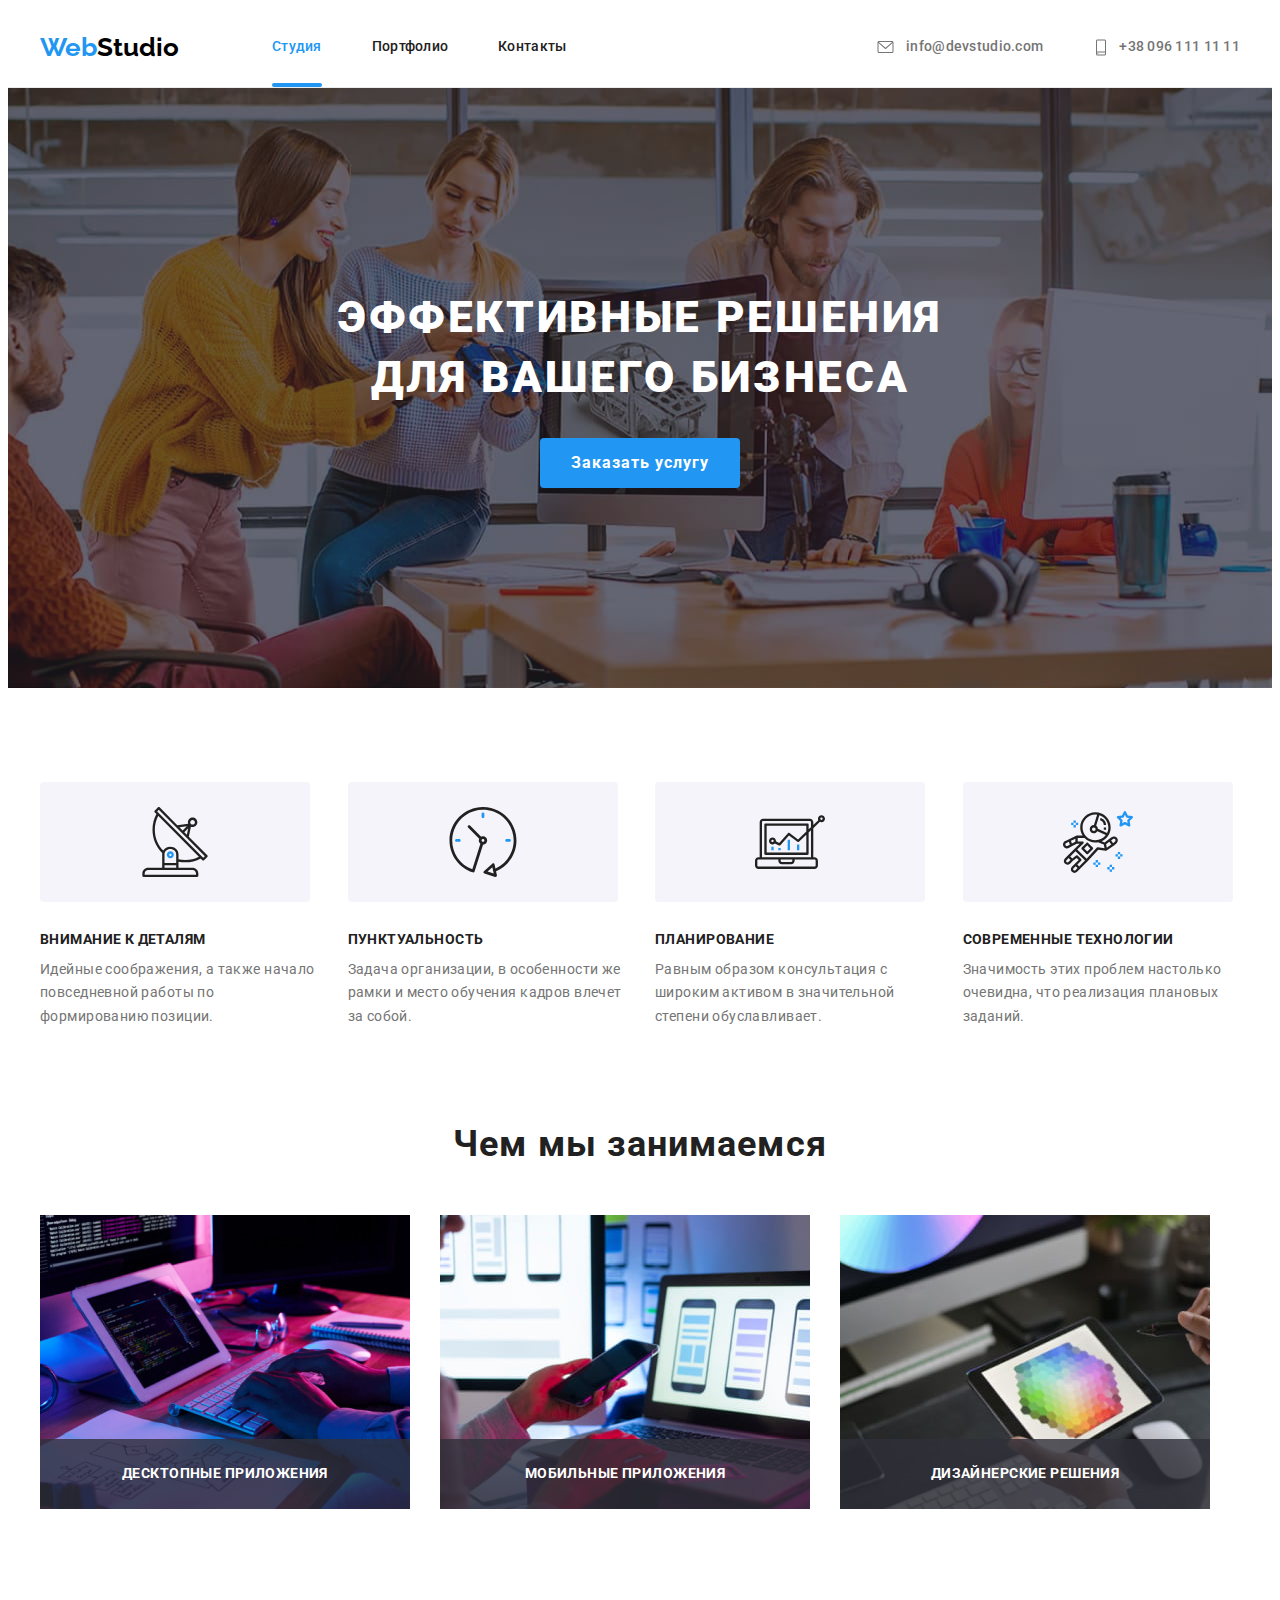
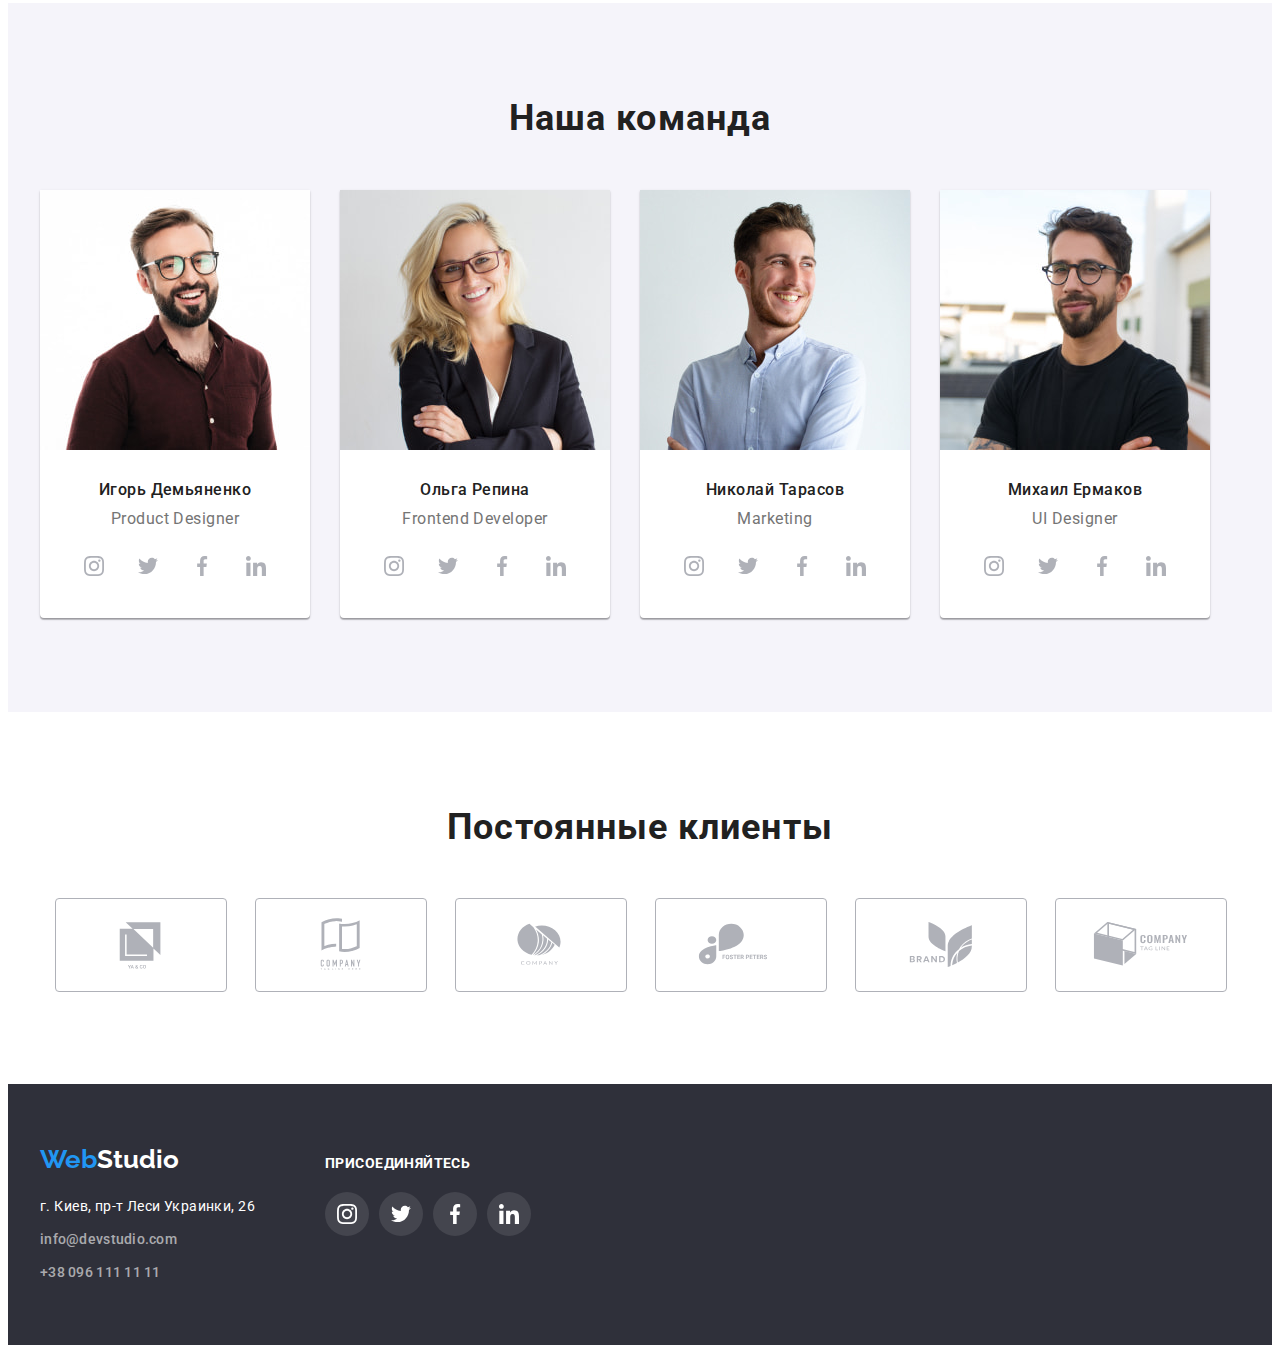
<file: index.html>
<!DOCTYPE html>
<html lang="ru">
  <head>
    <meta charset="UTF-8" />
    <meta http-equiv="X-UA-Compatible" content="IE=edge" />
    <meta name="viewport" content="width=device-width, initial-scale=1.0" />
    <link rel="preconnect" href="https://fonts.googleapis.com" />
    <link rel="preconnect" href="https://fonts.gstatic.com" crossorigin />
    <link
      href="https://fonts.googleapis.com/css2?family=Raleway:wght@700&family=Roboto:wght@400;500;700;900&display=swap"
      rel="stylesheet"
    />
    <title>Студия</title>
    <link
      rel="stylesheet"
      href="https://cdnjs.cloudflare.com/ajax/libs/modern-normalize/1.1.0/modern-normalize.min.css"
      integrity="sha512-wpPYUAdjBVSE4KJnH1VR1HeZfpl1ub8YT/NKx4PuQ5NmX2tKuGu6U/JRp5y+Y8XG2tV+wKQpNHVUX03MfMFn9Q=="
      crossorigin="anonymous"
      referrerpolicy="no-referrer"
    />
    <link rel="stylesheet" href="./css/styles.css" />
  </head>
  <body>
    <header class="header">
      <div class="container header-main">
        <a lang="en" class="logo-header" href="./index.html">
          <span class="logo-blue">Web</span>Studio
        </a>
        <nav class="header-nav">
          <ul class="nav-list list">
            <li class="header-nav-item">
              <a href="./index.html" class="header-link link current">Студия</a>
            </li>
            <li class="header-nav-item">
              <a href="./portfolio.html" class="header-link link">Портфолио</a>
            </li>
            <li class="header-nav-item">
              <a href="./" class="header-link link">Контакты</a>
            </li>
          </ul>
        </nav>
        <ul class="contacts-nav list">
          <li class="contacts-nav-item">
            <a href="mailto:info@devstudio.com" class="header-link mail link">
              <svg class="mail-icon" width="21" height="16">
                <use href="./images/icons.svg#icon-envelope"></use>
              </svg>
              info@devstudio.com</a
            >
          </li>
          <li class="contacts-nav-item">
            <a href="tel:+380961111111" class="header-link tel link">
              <svg class="tel-icon" width="16" height="21">
                <use href="./images/icons.svg#icon-smartphone"></use>
              </svg>
              +38 096 111 11 11</a
            >
          </li>
        </ul>
      </div>
    </header>

    <main>
      <section class="hero">
        <div class="container">
          <h1 class="hero-title">
            Эффективные решения
            <br />
            для вашего бизнеса
          </h1>

          <button type="button" class="hero-btn btn" data-modal-open>
            Заказать услугу
          </button>
        </div>
      </section>

      <!--Особенности-->
      <section class="section">
        <div class="container">
          <h2 class="visually-hidden">Особенности</h2>
          <ul class="features list">
            <li class="features-item">
              <div class="features-bgr">
                <svg class="features-icon" width="70" height="70">
                  <use href="./images/icons.svg#icon-antenna"></use>
                </svg>
              </div>
              <h3 class="features-title">Внимание к деталям</h3>
              <p class="features-text">
                Идейные соображения, а также начало повседневной работы по
                формированию позиции.
              </p>
            </li>
            <li class="features-item">
              <div class="features-bgr">
                <svg class="features-icon" width="70" height="70">
                  <use href="./images/icons.svg#icon-clock"></use>
                </svg>
              </div>
              <h3 class="features-title">Пунктуальность</h3>
              <p class="features-text">
                Задача организации, в особенности же рамки и место обучения
                кадров влечет за собой.
              </p>
            </li>
            <li class="features-item">
              <div class="features-bgr">
                <svg class="features-icon" width="70" height="70">
                  <use href="./images/icons.svg#icon-diagram"></use>
                </svg>
              </div>
              <h3 class="features-title">Планирование</h3>
              <p class="features-text">
                Равным образом консультация с широким активом в значительной
                степени обуславливает.
              </p>
            </li>
            <li class="features-item">
              <div class="features-bgr">
                <svg class="features-icon" width="70" height="70">
                  <use href="./images/icons.svg#icon-astronaut"></use>
                </svg>
              </div>
              <h3 class="features-title">Современные технологии</h3>
              <p class="features-text">
                Значимость этих проблем настолько очевидна, что реализация
                плановых заданий.
              </p>
            </li>
          </ul>
        </div>
      </section>
      <!--Чем мы занимаемся-->
      <section class="section about-us">
        <div class="container">
          <h2 class="work-title title">Чем мы занимаемся</h2>
          <ul class="work-list list">
            <li class="work-item">
              <img
                class="work-img"
                src="./images/img.jpg"
                alt="изображение планшета"
                width="370"
                height="294"
              />
              <p class="work-text">Десктопные приложения</p>
            </li>
            <li class="work-item">
              <img
                class="work-img"
                src="./images/img-1.jpg"
                alt="изображение телефона"
                width="370"
                height="294"
              />
              <p class="work-text">Мобильные приложения</p>
            </li>
            <li class="work-item">
              <img
                class="work-img"
                src="./images/img-2.jpg"
                alt="изображение цветовой палитры"
                width="370"
                height="294"
              />
              <p class="work-text">Дизайнерские решения</p>
            </li>
          </ul>
        </div>
      </section>
      <!--Наша команда-->
      <section class="section team-section">
        <div class="container">
          <h2 class="team-title title">Наша команда</h2>
          <ul class="team list">
            <li class="team-item">
              <img
                class="team-img"
                src="./images/img-3.jpg"
                alt="фотография прожект менеджера"
                width="270"
                height="260"
              />
              <div class="team-content">
                <h3 class="team-after-title">Игорь Демьяненко</h3>
                <p class="team-tex">Product Designer</p>
                <ul class="team-social list">
                  <li class="team-social-item">
                    <a href=" " class="team-social-link link">
                      <svg class="team-social-icon" width="20" height="20">
                        <use href="./images/icons.svg#icon-instagram"></use>
                      </svg>
                    </a>
                  </li>
                  <li class="team-social-item">
                    <a href=" " class="team-social-link link">
                      <svg class="team-social-icon" width="20" height="20">
                        <use href="./images/icons.svg#icon-twitter"></use>
                      </svg>
                    </a>
                  </li>
                  <li class="team-social-item">
                    <a href=" " class="team-social-link link">
                      <svg class="team-social-icon" width="20" height="20">
                        <use href="./images/icons.svg#icon-facebook"></use>
                      </svg>
                    </a>
                  </li>
                  <li class="team-social-item">
                    <a href=" " class="team-social-link link">
                      <svg class="team-social-icon" width="20" height="20">
                        <use href="./images/icons.svg#icon-linkedin"></use>
                      </svg>
                    </a>
                  </li>
                </ul>
              </div>
            </li>
            <li class="team-item">
              <img
                class="team-img"
                src="./images/img-4.jpg"
                alt="фотография фронденд разработчика"
                width="270"
                height="260"
              />
              <div class="team-content">
                <h3 class="team-after-title">Ольга Репина</h3>
                <p class="team-tex">Frontend Developer</p>
                <ul class="team-social list">
                  <li class="team-social-item">
                    <a href=" " class="team-social-link link">
                      <svg class="team-social-icon" width="20" height="20">
                        <use href="./images/icons.svg#icon-instagram"></use>
                      </svg>
                    </a>
                  </li>
                  <li class="team-social-item">
                    <a href=" " class="team-social-link link">
                      <svg class="team-social-icon" width="20" height="20">
                        <use href="./images/icons.svg#icon-twitter"></use>
                      </svg>
                    </a>
                  </li>
                  <li class="team-social-item">
                    <a href=" " class="team-social-link link">
                      <svg class="team-social-icon" width="20" height="20">
                        <use href="./images/icons.svg#icon-facebook"></use>
                      </svg>
                    </a>
                  </li>
                  <li class="team-social-item">
                    <a href=" " class="team-social-link link">
                      <svg class="team-social-icon" width="20" height="20">
                        <use href="./images/icons.svg#icon-linkedin"></use>
                      </svg>
                    </a>
                  </li>
                </ul>
              </div>
            </li>
            <li class="team-item">
              <img
                class="team-img"
                src="./images/img-5.jpg"
                alt="фотография маркетолога"
                width="270"
                height="260"
              />
              <div class="team-content">
                <h3 class="team-after-title">Николай Тарасов</h3>
                <p class="team-tex">Marketing</p>
                <ul class="team-social list">
                  <li class="team-social-item">
                    <a href=" " class="team-social-link link">
                      <svg class="team-social-icon" width="20" height="20">
                        <use href="./images/icons.svg#icon-instagram"></use>
                      </svg>
                    </a>
                  </li>
                  <li class="team-social-item">
                    <a href=" " class="team-social-link link">
                      <svg class="team-social-icon" width="20" height="20">
                        <use href="./images/icons.svg#icon-twitter"></use>
                      </svg>
                    </a>
                  </li>
                  <li class="team-social-item">
                    <a href=" " class="team-social-link link">
                      <svg class="team-social-icon" width="20" height="20">
                        <use href="./images/icons.svg#icon-facebook"></use>
                      </svg>
                    </a>
                  </li>
                  <li class="team-social-item">
                    <a href=" " class="team-social-link link">
                      <svg class="team-social-icon" width="20" height="20">
                        <use href="./images/icons.svg#icon-linkedin"></use>
                      </svg>
                    </a>
                  </li>
                </ul>
              </div>
            </li>
            <li class="team-item">
              <img
                class="team-img"
                src="./images/img-6.jpg"
                alt="фотография дизайнера"
                width="270"
                height="260"
              />
              <div class="team-content">
                <h3 class="team-after-title">Михаил Ермаков</h3>
                <p class="team-tex">UI Designer</p>
                <ul class="team-social list">
                  <li class="team-social-item">
                    <a href=" " class="team-social-link link">
                      <svg class="team-social-icon" width="20" height="20">
                        <use href="./images/icons.svg#icon-instagram"></use>
                      </svg>
                    </a>
                  </li>
                  <li class="team-social-item">
                    <a href=" " class="team-social-link link">
                      <svg class="team-social-icon" width="20" height="20">
                        <use href="./images/icons.svg#icon-twitter"></use>
                      </svg>
                    </a>
                  </li>
                  <li class="team-social-item">
                    <a href=" " class="team-social-link link">
                      <svg class="team-social-icon" width="20" height="20">
                        <use href="./images/icons.svg#icon-facebook"></use>
                      </svg>
                    </a>
                  </li>
                  <li class="team-social-item">
                    <a href=" " class="team-social-link link">
                      <svg class="team-social-icon" width="20" height="20">
                        <use href="./images/icons.svg#icon-linkedin"></use>
                      </svg>
                    </a>
                  </li>
                </ul>
              </div>
            </li>
          </ul>
        </div>
      </section>
      <!--Клиенты-->
      <section class="section clients">
        <div class="container">
          <h2 class="title-clients title">Постоянные клиенты</h2>
          <ul class="clients-list list">
            <li class="clients-item">
              <a href="" class="clients-link link">
                <svg class="clients-icon" width="106" height="60">
                  <use href="./images/icons.svg#icon-Logo_1"></use>
                </svg>
              </a>
            </li>
            <li class="clients-item">
              <a href="" class="clients-link link">
                <svg class="clients-icon" width="106" height="60">
                  <use href="./images/icons.svg#icon-Logo_2"></use>
                </svg>
              </a>
            </li>
            <li class="clients-item">
              <a href="" class="clients-link link">
                <svg class="clients-icon" width="106" height="60">
                  <use href="./images/icons.svg#icon-Logo_3"></use>
                </svg>
              </a>
            </li>
            <li class="clients-item">
              <a href="" class="clients-link link">
                <svg class="clients-icon" width="106" height="60">
                  <use href="./images/icons.svg#icon-Logo_4"></use>
                </svg>
              </a>
            </li>
            <li class="clients-item">
              <a href="" class="clients-link link">
                <svg class="clients-icon" width="106" height="60">
                  <use href="./images/icons.svg#icon-Logo_5"></use>
                </svg>
              </a>
            </li>
            <li class="clients-item">
              <a href="" class="clients-link link">
                <svg class="clients-icon" width="106" height="60">
                  <use href="./images/icons.svg#icon-Logo_6"></use>
                </svg>
              </a>
            </li>
          </ul>
        </div>
      </section>
    </main>
    <!--Подвал-->
    <footer class="footer">
      <div class="container footer-container">
        <div class="footer-container-nav">
          <a lang="en" class="logo-footer" href="./index.html">
            <span class="logo-blue">Web</span>Studio</a
          >

          <address class="footer-address">
            <ul class="footer-nav list">
              <li class="footer-nav-item">
                <a
                  class="footer-address address link"
                  href="https://goo.gl/maps/B6ewJvgk48bcKLAQ6"
                  target="_blank"
                  rel="noopener nofollow noreferr"
                  >г. Киев, пр-т Леси Украинки, 26</a
                >
              </li>
              <li class="footer-nav-item">
                <a
                  href="mailto:info@devstudio.com"
                  class="footer-link mail link"
                  >info@devstudio.com</a
                >
              </li>
              <li class="footer-nav-item">
                <a href="tel:+380961111111" class="footer-link tel link"
                  >+38 096 111 11 11</a
                >
              </li>
            </ul>
          </address>
        </div>
        <div class="footer-social-block">
          <h2 class="footer-title">присоединяйтесь</h2>
          <ul class="footer-social list">
            <li class="footer-social-item">
              <a href=" " class="footer-social-link link">
                <svg class="footer-social-icon" width="20" height="20">
                  <use href="./images/icons.svg#icon-instagram"></use>
                </svg>
              </a>
            </li>
            <li class="footer-social-item">
              <a href=" " class="footer-social-link link">
                <svg class="footer-social-icon" width="20" height="20">
                  <use href="./images/icons.svg#icon-twitter"></use>
                </svg>
              </a>
            </li>
            <li class="footer-social-item">
              <a href=" " class="footer-social-link link">
                <svg class="footer-social-icon" width="20" height="20">
                  <use href="./images/icons.svg#icon-facebook"></use>
                </svg>
              </a>
            </li>
            <li class="footer-social-item">
              <a href=" " class="footer-social-link link">
                <svg class="footer-social-icon" width="20" height="20">
                  <use href="./images/icons.svg#icon-linkedin"></use>
                </svg>
              </a>
            </li>
          </ul>
        </div>
      </div>
    </footer>
    <div class="backdrop is-hidden" data-modal>
      <div class="modal">
        <button type="button" class="modal-close" data-modal-close>
          <svg class="btn-modal-close" width="18" height="18">
            <use href="./images/icons.svg#icon-close-black"></use>
          </svg>
        </button>
      </div>
    </div>
    <script src="./js/modal.js"></script>
  </body>
</html>
</file>
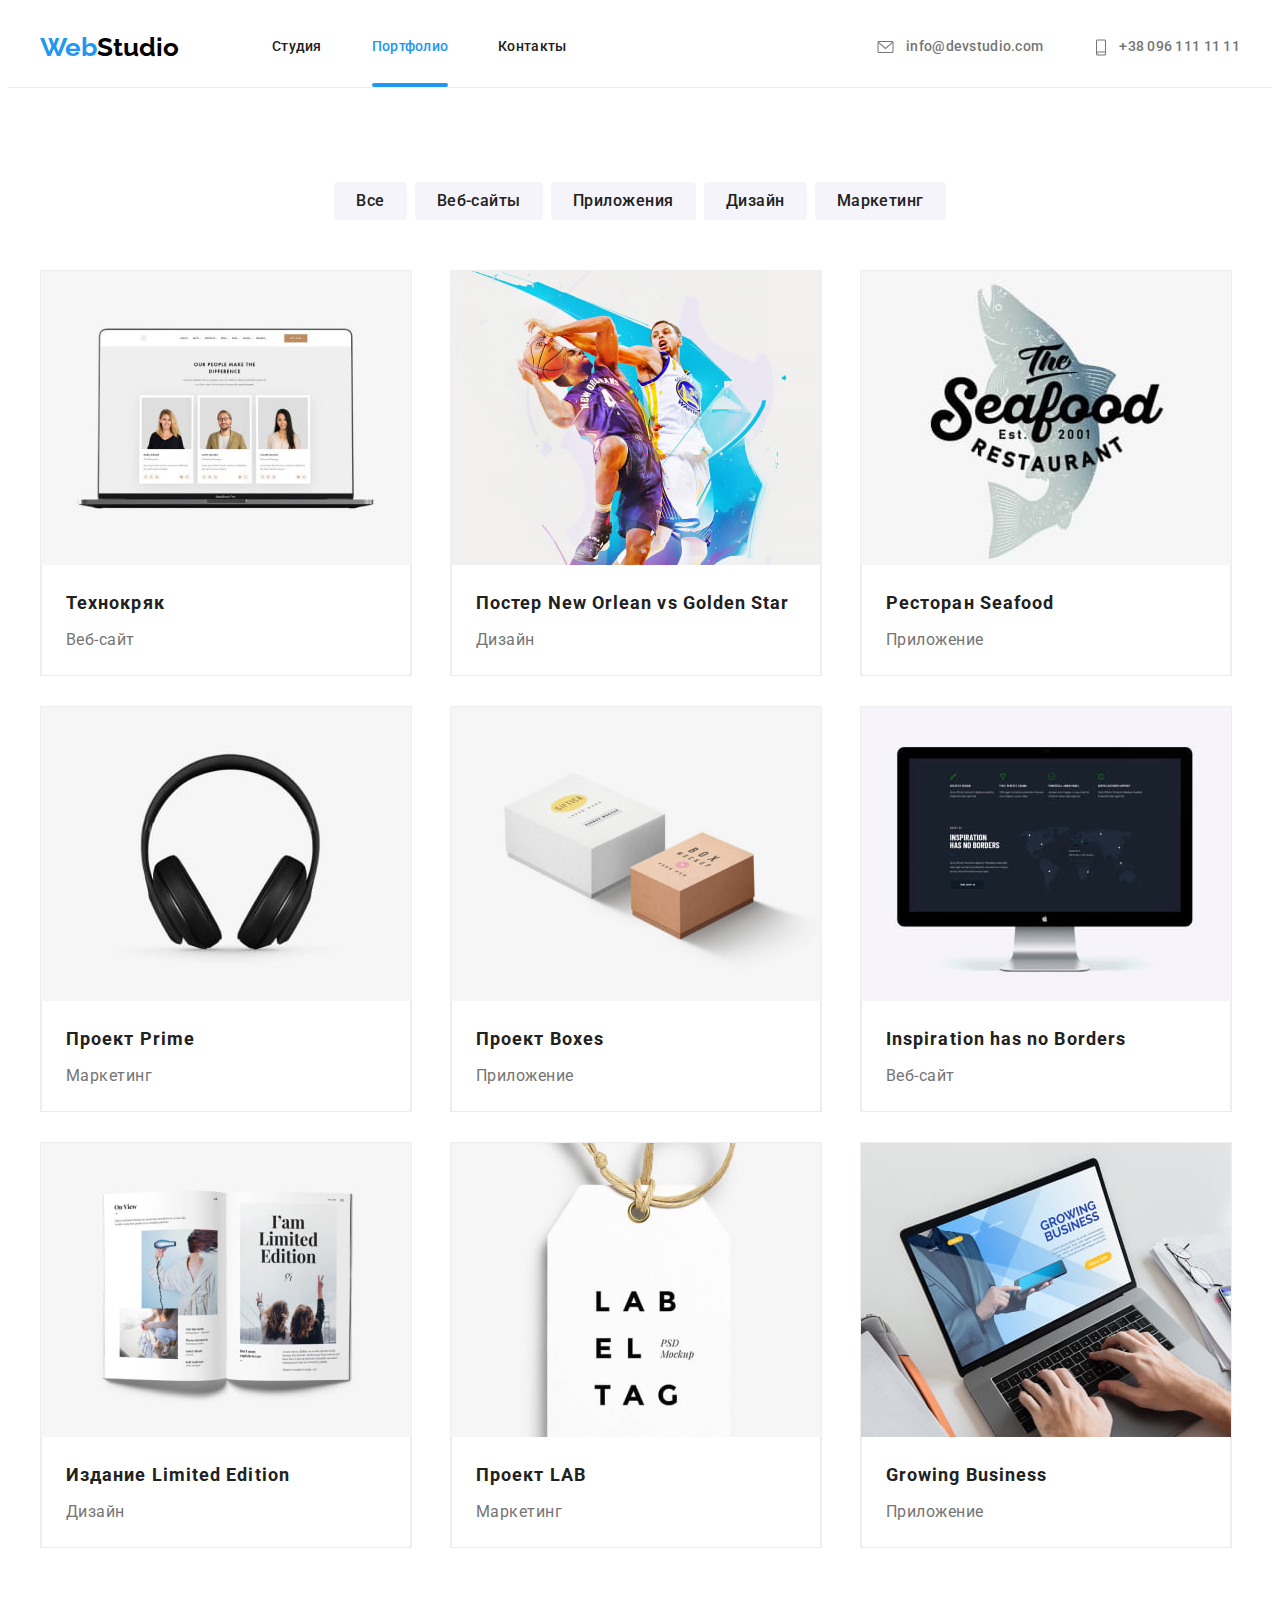
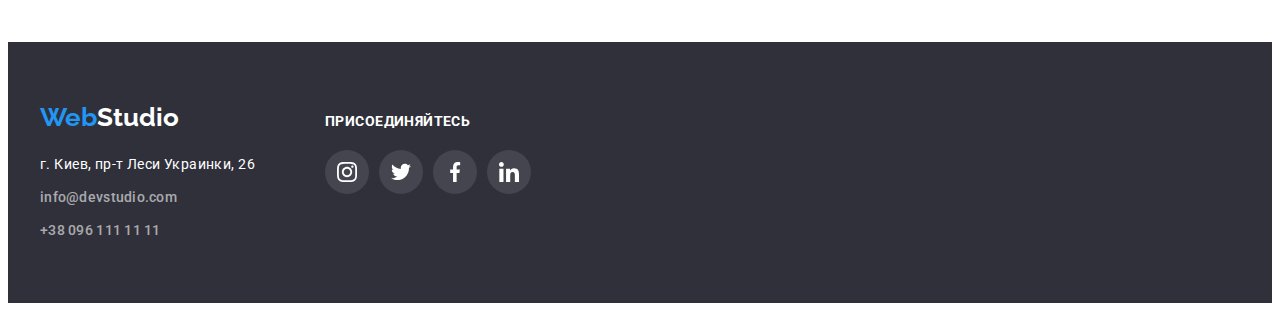
<file: portfolio.html>
<!DOCTYPE html>
<html lang="ru">
  <head>
    <meta charset="UTF-8" />
    <meta http-equiv="X-UA-Compatible" content="IE=edge" />
    <meta name="viewport" content="width=device-width, initial-scale=1.0" />
    <link rel="preconnect" href="https://fonts.googleapis.com" />
    <link rel="preconnect" href="https://fonts.gstatic.com" crossorigin />
    <link
      href="https://fonts.googleapis.com/css2?family=Raleway:wght@700&family=Roboto:wght@400;500;700;900&display=swap"
      rel="stylesheet"
    />
    <title>Портфолио</title>
    <link
      rel="stylesheet"
      href="https://cdnjs.cloudflare.com/ajax/libs/modern-normalize/1.1.0/modern-normalize.min.css"
      integrity="sha512-wpPYUAdjBVSE4KJnH1VR1HeZfpl1ub8YT/NKx4PuQ5NmX2tKuGu6U/JRp5y+Y8XG2tV+wKQpNHVUX03MfMFn9Q=="
      crossorigin="anonymous"
      referrerpolicy="no-referrer"
    />
    <link rel="stylesheet" href="./css/styles.css" />
  </head>
  <body>
    <header class="header">
      <div class="container header-main">
        <a lang="en" class="logo-header" href="./index.html">
          <span class="logo-blue">Web</span>Studio
        </a>
        <nav class="header-nav">
          <ul class="nav-list list">
            <li class="header-nav-item">
              <a href="./index.html" class="header-link link">Студия</a>
            </li>
            <li class="header-nav-item">
              <a href="./portfolio.html" class="header-link link current"
                >Портфолио</a
              >
            </li>
            <li class="header-nav-item">
              <a href="./" class="header-link link">Контакты</a>
            </li>
          </ul>
        </nav>
        <ul class="contacts-nav list">
          <li class="contacts-nav-item">
            <a href="mailto:info@devstudio.com" class="header-link mail link">
              <svg class="mail-icon" width="21" height="16">
                <use href="./images/icons.svg#icon-envelope"></use>
              </svg>
              info@devstudio.com</a
            >
          </li>
          <li class="contacts-nav-item">
            <a href="tel:+380961111111" class="header-link tel link"
              ><svg class="tel-icon" width="16" height="21">
                <use href="./images/icons.svg#icon-smartphone"></use>
              </svg>
              +38 096 111 11 11</a
            >
          </li>
        </ul>
      </div>
    </header>

    <main>
      <section class="section">
        <div class="container">
          <h1 class="visually-hidden">Примеры портфолио</h1>
          <ul class="filter list">
            <li class="filter-item">
              <button type="button" class="portfolio-btn">Все</button>
            </li>
            <li class="filter-item">
              <button type="button" class="portfolio-btn">Веб-сайты</button>
            </li>
            <li class="filter-item">
              <button type="button" class="portfolio-btn">Приложения</button>
            </li>
            <li class="filter-item">
              <button type="button" class="portfolio-btn">Дизайн</button>
            </li>
            <li class="filter-item">
              <button type="button" class="portfolio-btn">Маркетинг</button>
            </li>
          </ul>
          <ul class="projects list">
            <li class="projects-item">
              <a class="projects-link link" href="">
                <div class="projects-top-wrap">
                  <img
                    class="projects-img"
                    src="./images/img-portfolio-1.jpg"
                    alt="Пример работы 1"
                    width="370"
                    height="294"
                  />
                  <p class="projects-top-text">
                    Ресурс предлагает комплексные предложения с разным уровнем
                    функционала и сервисов. Все это позволит посетителю получить
                    исчерпывающие сведения о компании или частном лице.
                  </p>
                </div>

                <div class="projects-content">
                  <h2 class="projects-title">Технокряк</h2>
                  <p class="projects-text">Веб-сайт</p>
                </div>
              </a>
            </li>
            <li class="projects-item">
              <a class="projects-link link" href="">
                <div class="projects-top-wrap">
                  <img
                    class="projects-img"
                    src="./images/img-portfolio-2.jpg"
                    alt="Пример работы 2"
                    width="370"
                    height="294"
                  />
                  <p class="projects-top-text">
                    Ресурс предлагает комплексные предложения с разным уровнем
                    функционала и сервисов. Все это позволит посетителю получить
                    исчерпывающие сведения о компании или частном лице.
                  </p>
                </div>

                <div class="projects-content">
                  <h2 class="projects-title">
                    Постер New Orlean vs Golden Star
                  </h2>
                  <p class="projects-text">Дизайн</p>
                </div>
              </a>
            </li>
            <li class="projects-item">
              <a class="projects-link link" href="">
                <div class="projects-top-wrap">
                  <img
                    class="projects-img"
                    src="./images/img-portfolio-3.jpg"
                    alt="Пример работы 3"
                    width="370"
                    height="294"
                  />
                  <p class="projects-top-text">
                    Ресурс предлагает комплексные предложения с разным уровнем
                    функционала и сервисов. Все это позволит посетителю получить
                    исчерпывающие сведения о компании или частном лице.
                  </p>
                </div>

                <div class="projects-content">
                  <h2 class="projects-title">Ресторан Seafood</h2>
                  <p class="projects-text">Приложение</p>
                </div>
              </a>
            </li>
            <li class="projects-item">
              <a class="projects-link link" href="">
                <div class="projects-top-wrap">
                  <img
                    class="projects-img"
                    src="./images/img-portfolio-4.jpg"
                    alt="Пример работы 4"
                    width="370"
                    height="294"
                  />
                  <p class="projects-top-text">
                    Ресурс предлагает комплексные предложения с разным уровнем
                    функционала и сервисов. Все это позволит посетителю получить
                    исчерпывающие сведения о компании или частном лице.
                  </p>
                </div>
                <div class="projects-content">
                  <h2 class="projects-title">Проект Prime</h2>
                  <p class="projects-text">Маркетинг</p>
                </div>
              </a>
            </li>
            <li class="projects-item">
              <a class="projects-link link" href="">
                <div class="projects-top-wrap">
                  <img
                    class="projects-img"
                    src="./images/img-portfolio-5.jpg"
                    alt="Пример работы 5"
                    width="370"
                    height="294"
                  />
                  <p class="projects-top-text">
                    Ресурс предлагает комплексные предложения с разным уровнем
                    функционала и сервисов. Все это позволит посетителю получить
                    исчерпывающие сведения о компании или частном лице.
                  </p>
                </div>
                <div class="projects-content">
                  <h2 class="projects-title">Проект Boxes</h2>
                  <p class="projects-text">Приложение</p>
                </div>
              </a>
            </li>
            <li class="projects-item">
              <a class="projects-link link" href="">
                <div class="projects-top-wrap">
                  <img
                    class="projects-img"
                    src="./images/img-portfolio-6.jpg"
                    alt="Пример работы 6"
                    width="370"
                    height="294"
                  />
                  <p class="projects-top-text">
                    Ресурс предлагает комплексные предложения с разным уровнем
                    функционала и сервисов. Все это позволит посетителю получить
                    исчерпывающие сведения о компании или частном лице.
                  </p>
                </div>
                <div class="projects-content">
                  <h2 class="projects-title">Inspiration has no Borders</h2>
                  <p class="projects-text">Веб-сайт</p>
                </div>
              </a>
            </li>
            <li class="projects-item">
              <a class="projects-link link" href="">
                <div class="projects-top-wrap">
                  <img
                    class="projects-img"
                    src="./images/img-portfolio-7.jpg"
                    alt="Пример работы 7"
                    width="370"
                    height="294"
                  />
                  <p class="projects-top-text">
                    Ресурс предлагает комплексные предложения с разным уровнем
                    функционала и сервисов. Все это позволит посетителю получить
                    исчерпывающие сведения о компании или частном лице.
                  </p>
                </div>

                <div class="projects-content">
                  <h2 class="projects-title">Издание Limited Edition</h2>
                  <p class="projects-text">Дизайн</p>
                </div>
              </a>
            </li>
            <li class="projects-item">
              <a class="projects-link link" href="">
                <div class="projects-top-wrap">
                  <img
                    class="projects-img"
                    src="./images/img-portfolio-8.jpg"
                    alt="Пример работы 8"
                    width="370"
                    height="294"
                  />
                  <p class="projects-top-text">
                    Ресурс предлагает комплексные предложения с разным уровнем
                    функционала и сервисов. Все это позволит посетителю получить
                    исчерпывающие сведения о компании или частном лице.
                  </p>
                </div>
                <div class="projects-content">
                  <h2 class="projects-title">Проект LAB</h2>
                  <p class="projects-text">Маркетинг</p>
                </div>
              </a>
            </li>
            <li class="projects-item">
              <a class="projects-link link" href="">
                <div class="projects-top-wrap">
                  <img
                    class="projects-img"
                    src="./images/img-portfolio-9.jpg"
                    alt="Пример работы 9"
                    width="370"
                    height="294"
                  />
                  <p class="projects-top-text">
                    Ресурс предлагает комплексные предложения с разным уровнем
                    функционала и сервисов. Все это позволит посетителю получить
                    исчерпывающие сведения о компании или частном лице.
                  </p>
                </div>

                <div class="projects-content">
                  <h2 class="projects-title">Growing Business</h2>
                  <p class="projects-text">Приложение</p>
                </div>
              </a>
            </li>
          </ul>
        </div>
      </section>
    </main>
    <!--Подвал-->
    <footer class="footer">
      <div class="container footer-container">
        <div class="footer-container-nav">
          <a lang="en" class="logo-footer" href="./index.html">
            <span class="logo-blue">Web</span>Studio</a
          >

          <address class="footer-address">
            <ul class="footer-nav list">
              <li class="footer-nav-item">
                <a
                  class="footer-address address link"
                  href="https://goo.gl/maps/B6ewJvgk48bcKLAQ6"
                  target="_blank"
                  rel="noopener nofollow noreferr"
                  >г. Киев, пр-т Леси Украинки, 26</a
                >
              </li>
              <li class="footer-nav-item">
                <a
                  href="mailto:info@devstudio.com"
                  class="footer-link mail link"
                  >info@devstudio.com</a
                >
              </li>
              <li class="footer-nav-item">
                <a href="tel:+380961111111" class="footer-link tel link"
                  >+38 096 111 11 11</a
                >
              </li>
            </ul>
          </address>
        </div>
        <div class="footer-social-block">
          <h2 class="footer-title">присоединяйтесь</h2>
          <ul class="footer-social list">
            <li class="footer-social-item">
              <a href=" " class="footer-social-link link">
                <svg class="footer-social-icon" width="20" height="20">
                  <use href="./images/icons.svg#icon-instagram"></use>
                </svg>
              </a>
            </li>
            <li class="footer-social-item">
              <a href=" " class="footer-social-link link">
                <svg class="footer-social-icon" width="20" height="20">
                  <use href="./images/icons.svg#icon-twitter"></use>
                </svg>
              </a>
            </li>
            <li class="footer-social-item">
              <a href=" " class="footer-social-link link">
                <svg class="footer-social-icon" width="20" height="20">
                  <use href="./images/icons.svg#icon-facebook"></use>
                </svg>
              </a>
            </li>
            <li class="footer-social-item">
              <a href=" " class="footer-social-link link">
                <svg class="footer-social-icon" width="20" height="20">
                  <use href="./images/icons.svg#icon-linkedin"></use>
                </svg>
              </a>
            </li>
          </ul>
        </div>
      </div>
    </footer>
  </body>
</html>
</file>
<file: css/styles.css>
:root {
  --first-title-color: #757575;
  --second-title-color: #212121;
  --third-title-color: #ffffff;
  --add-title-color: rgba(255, 255, 255, 0.6);
  --first-btn-color: #212121;
  --second-btn-color: #ffffff;
  --background-btn-color: #f5f4fa;
  --accent-color: #2196f3;
  --second-accent-color: #188ce8;
  --first-background-color: #ffffff;
  --second-background-color: #2f303a;
  --third-background-color: #f5f4fa;
  --black-color: #000000;
  --time: 250ms;
  --time-function: cubic-bezier(0.4, 0, 0.2, 1);
}

p,
h1,
h2,
h3,
h4,
h5,
h6 {
  margin: 0;
}

ul,
ol {
  margin: 0;
  padding-left: 0;
}

a {
  color: currentColor;
}

img {
  display: block;
  max-width: 100%;
  height: auto;
}
li {
  display: list-item;
}

body {
  background-color: var(--first-background-color);
  font-family: 'Roboto', sans-serif;
  color: var(--first-title-color);
}

.visually-hidden {
  position: absolute;
  width: 1px;
  height: 1px;
  margin: -1px;
  border: 0;
  padding: 0;
  white-space: nowrap;
  clip-path: inset(100%);
  clip: rect(0 0 0 0);
  overflow: hidden;
}

.list {
  list-style: none;
}
.link {
  text-decoration: none;
  font-style: normal;
  color: inherit;
}
.title {
  font-weight: 700;
  font-size: 36px;
  line-height: 1.17;
  text-align: center;
  letter-spacing: 0.03em;
  color: var(--first-btn-color);
}
.container {
  width: 1200px;
  margin-left: auto;
  margin-right: auto;
  padding-left: 15px;
  padding-right: 15px;
  /*outline: 2px solid red;*/
}
.section {
  padding-top: 94px;
  padding-bottom: 94px;
}

/*site nav*/

.header-nav-link {
  display: block;
  padding-top: 21px;
  padding-bottom: 21px;
}
.header-link {
  color: var(--second-title-color);

  transition-property: color;
  transition-duration: var(--time);
  transition-timing-function: var(--time-function);
}
.header-link:hover,
.header-link:focus {
  color: var(--accent-color);
}

.header-link.current {
  color: var(--accent-color);
}
.header-link,
.footer-link {
  font-weight: 500;
  font-size: 14px;
  line-height: 1.14;
  letter-spacing: 0.02em;
}
.header-link {
  display: flex;
  align-items: center;
}
.mail,
.tel {
  color: var(--first-title-color);
  transition-property: color, fill;
  transition-duration: var(--time);
  transition-timing-function: var(--time-function);
}
.mail-icon,
.tel-icon {
  fill: currentColor;
  margin-right: 10px;
}
.mail:hover,
.mail:focus,
.tel:hover,
.tel:focus,
.address:hover,
.address:focus {
  color: var(--accent-color);
}
.nav-list {
  display: flex;
}
.header-nav-item:not(:first-child) {
  margin-left: 50px;
}
/*contacts-nav*/
.contacts-nav {
  display: flex;
  align-items: center;
}
.contacts-nav-item:not(:first-child) {
  margin-left: 50px;
}
.current {
  position: relative;
}
.current::after {
  position: absolute;
  content: '';
  width: 100%;
  height: 4px;
  border-radius: 2px;
  left: 0;
  background-color: var(--accent-color);
  bottom: -32px;
}
/*header*/
.header-main {
  display: flex;
  align-items: center;
}

.header-main {
  padding-top: 24px;
  padding-bottom: 24px;
}
.contacts-nav {
  margin-left: auto;
}
.header {
  border-bottom: 1px solid #ececec;
}

/*logo*/
.logo-header,
.logo-footer {
  text-decoration: none;
  color: var(--black-color);
  font-family: 'Raleway', sans-serif;
  font-weight: 700;
  font-size: 26px;
  line-height: 1.19;
  margin-right: 93px;
  display: block;
}
.logo-footer {
  margin-right: 0px;
}
.logo-blue {
  color: var(--accent-color);
}
.logo-footer {
  color: var(--third-title-color);
  margin-bottom: 20px;
}

/*hero*/
.hero {
  background-color: var(--second-background-color);
  padding-top: 200px;
  padding-bottom: 200px;
  max-width: 1600px;

  background-image: linear-gradient(
      rgba(47, 48, 58, 0.4),
      rgba(47, 48, 58, 0.4)
    ),
    url(../images/hero-bgr.jpg);
  background-repeat: no-repeat;
  background-position: center;
  background-size: cover;
  margin-left: auto;
  margin-right: auto;
}
.hero-title {
  font-weight: 900;
  font-size: 44px;
  line-height: 1.36;
  text-align: center;
  letter-spacing: 0.06em;
  text-transform: uppercase;
  color: var(--third-title-color);
  display: block;
  max-width: 696px;
  margin-right: auto;
  margin-left: auto;
  margin-bottom: 30px;
}
/*buttons*/
.hero-btn {
  margin: 0 auto;
  display: block;
  font-family: inherit;
  font-weight: 700;
  font-size: 16px;
  line-height: 1.88;
  min-width: 200px;
  height: 50px;
  align-items: center;
  text-align: center;
  letter-spacing: 0.06em;
  cursor: pointer;
  border-style: none;
  border-radius: 4px;
  color: var(--second-btn-color);
  background-color: var(--accent-color);

  transition-property: background-color;
  transition-duration: var(--time);
  transition-timing-function: var(--time-function);
}
.hero-btn:hover,
.hero-btn:focus {
  background-color: var(--second-accent-color);
}
.portfolio-btn {
  font-family: inherit;
  font-weight: 500;
  font-size: 16px;
  line-height: 1.62;
  text-align: center;
  letter-spacing: 0.03em;
  cursor: pointer;
  border-style: none;
  border-radius: 4px;
  color: var(--first-btn-color);
  background-color: var(--background-btn-color);
  padding-top: 6px;
  padding-bottom: 6px;
  padding-left: 22px;
  padding-right: 22px;

  transition-property: color, background-color, box-shadow;
  transition-duration: var(--time);
  transition-timing-function: var(--time-function);
}

.portfolio-btn:hover,
.portfolio-btn:focus {
  background-color: var(--accent-color);
  color: var(--second-btn-color);
  box-shadow: 0px 3px 1px rgba(0, 0, 0, 0.1), 0px 1px 2px rgba(0, 0, 0, 0.08),
    0px 2px 2px rgba(0, 0, 0, 0.12);
}
/*Fetures*/
.features-title {
  font-weight: 700;
  font-size: 14px;
  line-height: 1.14;
  letter-spacing: 0.03em;
  text-transform: uppercase;
  color: var(--second-title-color);
}
.features-text {
  font-size: 14px;
  line-height: 1.71;
  letter-spacing: 0.03em;
}

.features {
  display: flex;
  column-gap: 30px;
}
.features-item {
  flex-basis: calc((100% - 90px) / 4);
}
.features-title {
  margin-bottom: 10px;
}
.features-bgr {
  display: flex;
  justify-content: center;
  align-items: center;
  width: 270px;
  height: 120px;
  background: #f5f4fa;
  border-radius: 4px;
  margin-bottom: 30px;
}
/*Work*/
.work-list {
  display: flex;
  column-gap: 30px;
}
.about-us {
  padding-top: 0px;
}
.work-title {
  text-align: center;
  margin-left: auto;
  margin-right: auto;
  margin-bottom: 50px;
}
.work-item {
  position: relative;
}
.work-text {
  position: absolute;
  width: 100%;
  height: 70px;
  bottom: 0;
  left: 0;
  display: flex;
  align-items: center;
  justify-content: center;
  font-weight: 700;
  font-size: 14px;
  line-height: 1.14;
  text-align: center;
  letter-spacing: 0.03em;
  text-transform: uppercase;
  color: var(--first-background-color);
  background-color: rgba(47, 48, 58, 0.8);
}
/*Team*/
.team {
  display: flex;
  gap: 30px;
}
.team-content {
  padding-top: 30px;
  padding-bottom: 30px;
}
.team-item {
  background: var(--first-background-color);
  box-shadow: 0px 1px 3px rgba(0, 0, 0, 0.12), 0px 1px 1px rgba(0, 0, 0, 0.14),
    0px 2px 1px rgba(0, 0, 0, 0.2);
  border-radius: 0px 0px 4px 4px;
}
.team-title {
  margin-bottom: 50px;
}
.team-section {
  background-color: var(--third-background-color);
}
.team-after-title {
  font-weight: 500;
  font-size: 16px;
  line-height: 1.19;
  text-align: center;
  letter-spacing: 0.03em;
  color: var(--second-title-color);
  margin-bottom: 10px;
}
.team-tex {
  font-size: 16px;
  line-height: 1.19;
  text-align: center;
  letter-spacing: 0.03em;
  margin-bottom: 16px;
}
.team-social {
  display: flex;
  justify-content: center;
  gap: 10px;
}
.team-social-link {
  width: 44px;
  height: 44px;
  border-radius: 50%;
  background-color: var(--second-btn-color);
  display: flex;
  align-items: center;
  justify-content: center;
  fill: #afb1b8;

  transition-property: fill, background-color;
  transition-duration: var(--time);
  transition-timing-function: var(--time-function);
}
.team-social-link:hover,
.team-social-link:focus {
  background-color: var(--accent-color);
  fill: var(--second-btn-color);
}
/*Clients*/
.clients-list {
  display: flex;
  justify-content: center;
  gap: 30px;
}
.clients-item {
  width: 170px;
  height: 92px;
}
.clients-link {
  display: flex;
  width: 100%;
  height: 100%;
  border: 1px solid #afb1b8;
  border-radius: 4px;
  align-items: center;
  justify-content: center;
  fill: #afb1b8;

  transition-property: fill, background-color, border-color;
  transition-duration: var(--time);
  transition-timing-function: var(--time-function);
}
.clients-link:hover,
.clients-link:focus {
  border-color: var(--accent-color);
  fill: var(--accent-color);
  background-color: inherit;
}

.title-clients {
  margin-bottom: 50px;
}
.clients-icon {
  fill: inherit;
  background-color: inherit;
}

/*Footer*/
.footer {
  background-color: var(--second-background-color);
  padding-top: 60px;
  padding-bottom: 60px;
}
.footer-address {
  font-style: normal;
  font-size: 14px;
  line-height: 1.71;
  letter-spacing: 0.03em;
  color: var(--third-title-color);
}

.footer-link {
  color: var(--add-title-color);
}
.footer-nav-item:not(:last-child) {
  margin-bottom: 9px;
}
.footer-title {
  font-weight: 700;
  font-size: 14px;
  line-height: 1.14;
  letter-spacing: 0.03em;
  text-transform: uppercase;
  color: var(--first-background-color);
  margin-bottom: 20px;
}
.footer-social {
  display: flex;
  justify-content: center;
  gap: 10px;
}
.footer-social-block {
  margin-left: 70px;
}
.footer-social-link {
  width: 44px;
  height: 44px;
  border-radius: 50%;
  background-color: rgba(255, 255, 255, 0.1);
  display: flex;
  align-items: center;
  justify-content: center;
  fill: var(--second-btn-color);

  transition-property: background-color;
  transition-duration: var(--time);
  transition-timing-function: var(--time-function);
}
.footer-social-link:hover,
.footer-social-link:focus {
  background-color: var(--accent-color);
}
.footer-container {
  display: flex;
  align-items: baseline;
}

/*Portfolio*/
.filter {
  display: flex;
  justify-content: center;
  margin-bottom: 50px;
}
.filter-item:not(:first-child) {
  margin-left: 8px;
}
.projects {
  display: flex;
  flex-wrap: wrap;
  gap: 30px;
}
.projects-item {
  flex-basis: calc((100% - 60px) / 3);
}
.projects-link:hover .projects-top-text {
  transform: translateY(0%);
}
.projects-link:focus .projects-top-text {
  transform: translateY(0%);
}
.projects-top-wrap {
  position: relative;
  overflow: hidden;
}
.projects-top-text {
  position: absolute;
  top: 0;
  left: 0;
  height: 100%;
  color: var(--second-btn-color);
  font-family: 'Roboto';
  font-style: normal;
  font-weight: 400;
  font-size: 18px;
  line-height: 1.56;
  letter-spacing: 0.03em;
  background-color: rgba(33, 150, 243, 0.9);
  padding: 63px 24px;
  transform: translateY(100%);
  transition: transform var(--time) var(--time-function);
}

.projects-content {
  padding-top: 20px;
  padding-bottom: 20px;
  padding-left: 24px;
  padding-right: 24px;
  border-bottom: 1px solid #ececec;
  border-left: 1px solid #ececec;
  border-right: 1px solid #ececec;
}
.projects-title {
  font-weight: 700;
  font-size: 18px;
  line-height: 2;
  letter-spacing: 0.06em;
  color: var(--second-title-color);
  margin-bottom: 4px;
}
.projects-text {
  font-size: 16px;
  line-height: 1.88;
  letter-spacing: 0.03em;
  color: var(--first-title-color);
}
.projects-link {
  width: 370px;
  height: 404px;
  background-color: var(--second-btn-color);
  border: 1px solid #eeeeee;
  display: block;

  transition-property: box-shadow;
  transition-duration: var(--time);
  transition-timing-function: var(--time-function);
}
.projects-link:hover,
.projects-link:focus {
  box-shadow: 0px 1px 1px rgba(0, 0, 0, 0.12), 0px 4px 4px rgba(0, 0, 0, 0.06),
    1px 4px 6px rgba(0, 0, 0, 0.16);
  cursor: pointer;
  background: inherit;
}
.backdrop {
  position: fixed;
  top: 0;
  width: 100%;
  height: 100%;
  background-color: rgba(0, 0, 0, 0.2);
  transition: opacity 250ms cubic-bezier(0.92, 0.21, 0.96, 0.26),
    visibility 250ms cubic-bezier(0.92, 0.21, 0.96, 0.26);
}

.backdrop.is-hidden .modal {
  transform: translate(-50%, -50%) scale(0.15);
}

.modal {
  background-color: var(--second-btn-color);
  border-radius: 4px;
  box-shadow: 0px 1px 3px rgba(0, 0, 0, 0.12), 0px 1px 1px rgba(0, 0, 0, 0.14),
    0px 2px 1px rgba(0, 0, 0, 0.2);
  min-width: 528px;
  min-height: 581px;
  position: absolute;
  top: 50%;
  left: 50%;
  transform: translate(-50%, -50%) scale(1);
  transition: transform 250ms cubic-bezier(0.4, 0, 0.2, 1);
}

.modal-close {
  position: absolute;
  right: 0;
  top: 0;
  border: 1px solid rgba(0, 0, 0, 0.1);
  border-radius: 50%;
  background-color: transparent;
  margin-top: 8px;
  margin-right: 8px;
  width: 30px;
  height: 30px;
  display: flex;
  align-items: center;
  justify-content: center;
  cursor: pointer;
}

.is-hidden {
  opacity: 0;
  visibility: hidden;
  pointer-events: none;
}
</file>
